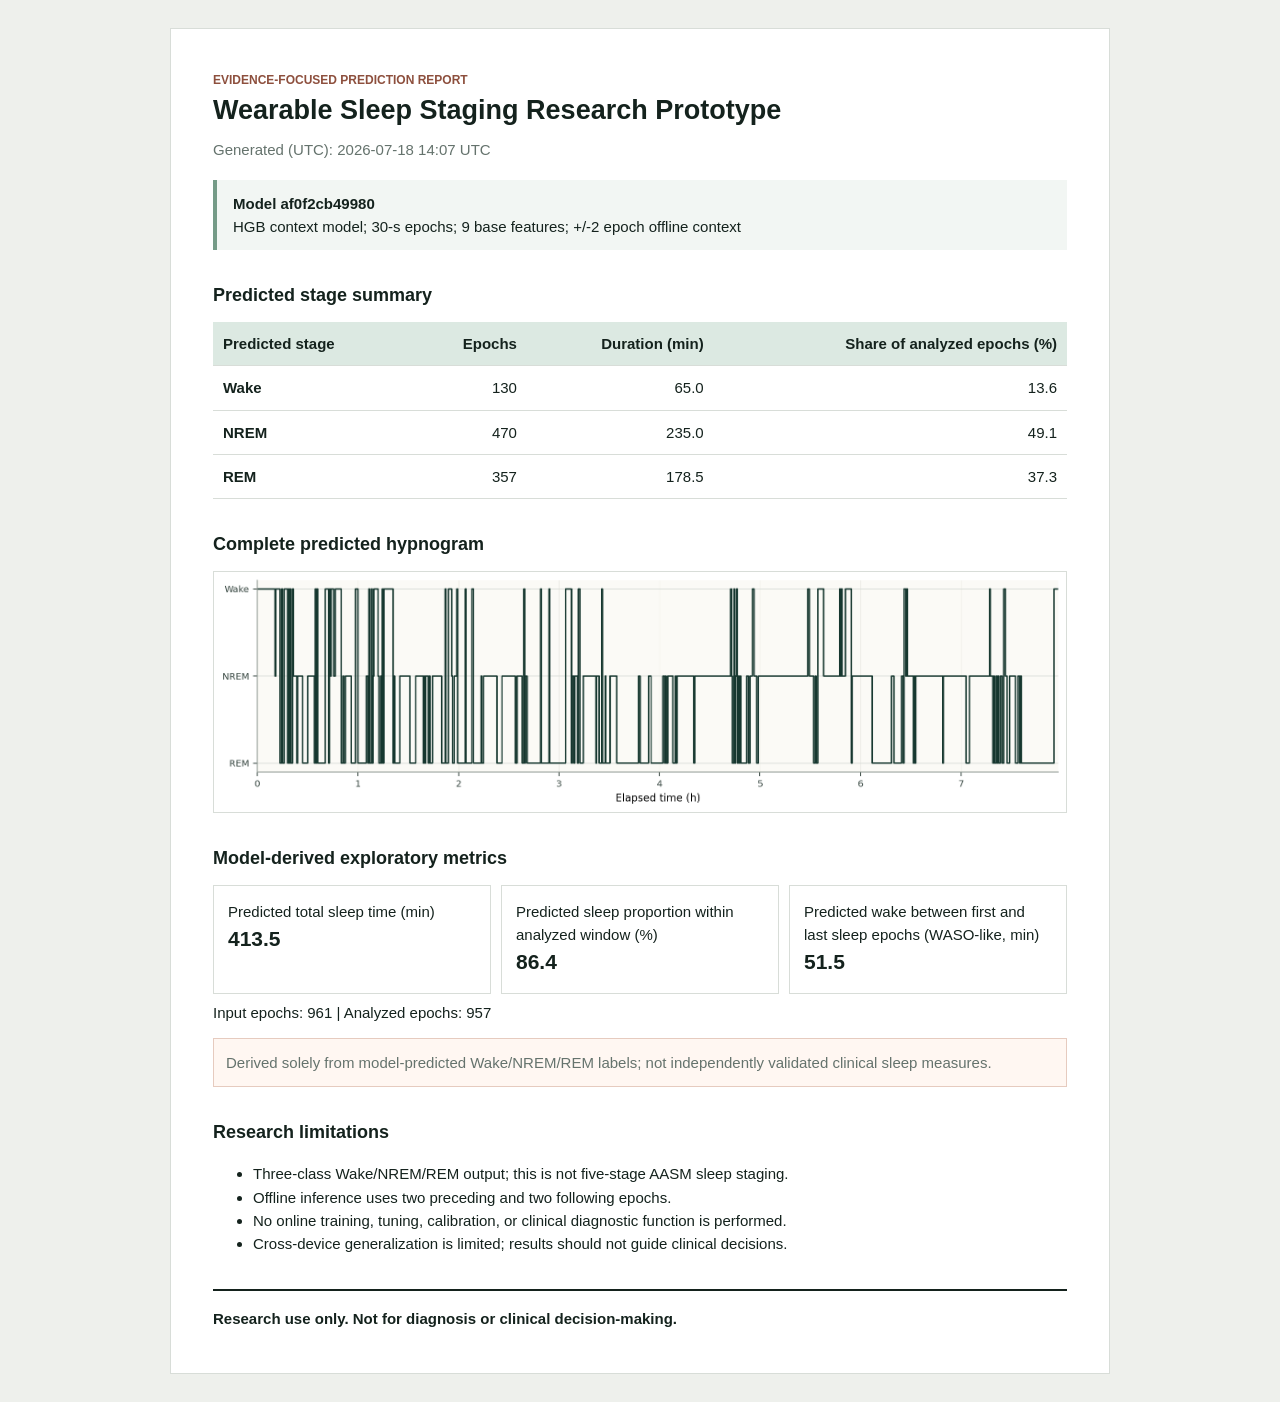
<file: artifacts/reports/example_report_en.html>
<!doctype html>
<html lang="en">
<head>
  <meta charset="utf-8">
  <meta name="viewport" content="width=device-width, initial-scale=1">
  <title>Evidence-focused prediction report</title>
  <style>
    :root { color-scheme: light; --ink:#14221d; --muted:#65736d; --line:#d8ddd8; --paper:#ffffff; --sage:#dce9e2; --coral:#c7775f; }
    * { box-sizing:border-box; } body { margin:0; background:#eef0ec; color:var(--ink); font:15px/1.55 Arial, sans-serif; }
    main { width:min(940px, calc(100% - 32px)); margin:28px auto; background:var(--paper); border:1px solid var(--line); padding:42px; }
    h1 { margin:0; font-size:27px; } h2 { margin:32px 0 12px; font-size:18px; } p { margin:7px 0; }
    .eyebrow { color:#8d4f3d; font-size:12px; font-weight:700; text-transform:uppercase; } .meta,.notice { color:var(--muted); }
    .model { border-left:4px solid #759b87; background:#f2f6f3; padding:12px 16px; margin-top:18px; }
    table { width:100%; border-collapse:collapse; } th,td { border-bottom:1px solid var(--line); padding:10px; text-align:right; } th:first-child { text-align:left; } thead th { background:var(--sage); }
    img { display:block; width:100%; height:auto; border:1px solid var(--line); }
    .metrics { display:grid; grid-template-columns:repeat(3,1fr); gap:10px; } .metric { border:1px solid var(--line); padding:14px; }
    .metric strong { display:block; font-size:21px; } .notice { border:1px solid #e6cbbf; background:#fff7f2; padding:12px; margin-top:14px; }
    footer { margin-top:34px; padding-top:16px; border-top:2px solid var(--ink); font-weight:700; }
    @media (max-width:700px) { main { padding:24px; } .metrics { grid-template-columns:1fr; } }
  </style>
</head>
<body>
<main>
  <div class="eyebrow">Evidence-focused prediction report</div>
  <h1>Wearable Sleep Staging Research Prototype</h1>
  <p class="meta">Generated (UTC): 2026-07-18 14:07 UTC</p>
  <div class="model"><strong>Model af0f2cb49980</strong><br>HGB context model; 30-s epochs; 9 base features; +/-2 epoch offline context</div>
  <h2>Predicted stage summary</h2>
  <table><thead><tr><th>Predicted stage</th><th>Epochs</th><th>Duration (min)</th><th>Share of analyzed epochs (%)</th></tr></thead><tbody><tr><th>Wake</th><td>130</td><td>65.0</td><td>13.6</td></tr><tr><th>NREM</th><td>470</td><td>235.0</td><td>49.1</td></tr><tr><th>REM</th><td>357</td><td>178.5</td><td>37.3</td></tr></tbody></table>
  <h2>Complete predicted hypnogram</h2>
  <img src="[data-uri]" alt="Complete predicted hypnogram">
  <h2>Model-derived exploratory metrics</h2>
  <div class="metrics">
    <div class="metric"><span>Predicted total sleep time (min)</span><strong>413.5</strong></div>
    <div class="metric"><span>Predicted sleep proportion within analyzed window (%)</span><strong>86.4</strong></div>
    <div class="metric"><span>Predicted wake between first and last sleep epochs (WASO-like, min)</span><strong>51.5</strong></div>
  </div>
  <p>Input epochs: 961 | Analyzed epochs: 957</p>
  <p class="notice">Derived solely from model-predicted Wake/NREM/REM labels; not independently validated clinical sleep measures.</p>
  <h2>Research limitations</h2><ul><li>Three-class Wake/NREM/REM output; this is not five-stage AASM sleep staging.</li><li>Offline inference uses two preceding and two following epochs.</li><li>No online training, tuning, calibration, or clinical diagnostic function is performed.</li><li>Cross-device generalization is limited; results should not guide clinical decisions.</li></ul>
  <footer>Research use only. Not for diagnosis or clinical decision-making.</footer>
</main>
</body>
</html>
</file>
